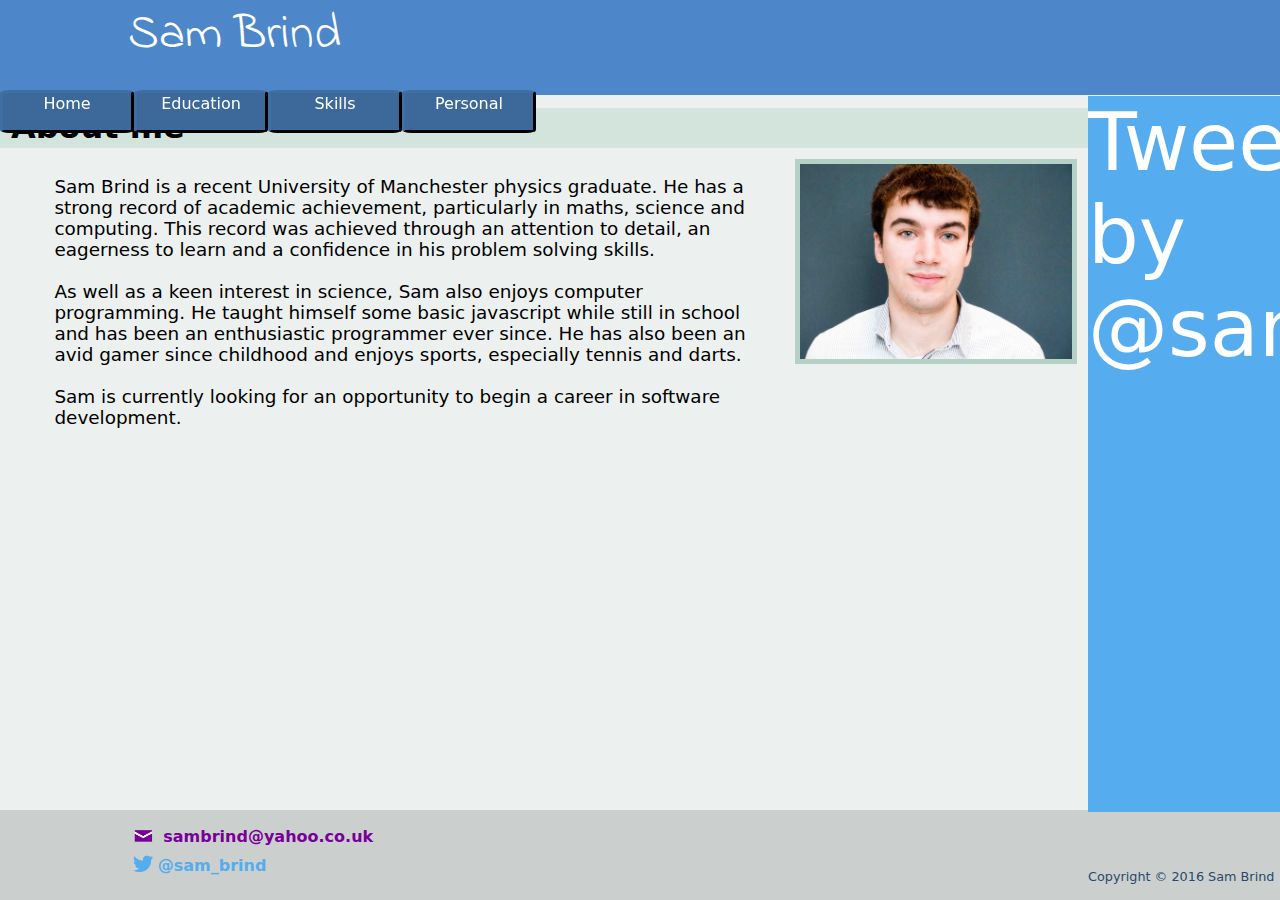
<file: index.html>
<!DOCTYPE html><html><head><link rel="stylesheet" type="text/css" href="Website.css"/><link href='https://fonts.googleapis.com/css?family=Indie+Flower' rel='stylesheet' type='text/css'><title>Sam Brind</title><meta name="description" content="Sam Brind's personal website. A summary of Sam's academic record, useful skills, examples of work (documents, programs, etc.) and some hobbies."></head><body id="home"><div id="title">Sam Brind</div><nav><ul><a href="http://www.sambrind.co.uk"><li>Home</li></a><a href="education"><li>Education</li></a><a href="skills"><li>Skills</li></a><a href="personal"><li>Personal</li></a></ul></nav><div class="middle"><div id="about"><p class="title">About me</p><div id="description"><p>Sam Brind is a recent University of Manchester physics graduate. He has a strong record of academic achievement, particularly in maths, science and computing. This record was achieved through an attention to detail, an eagerness to learn and a confidence in his problem solving skills.</p><br><p>As well as a keen interest in science, Sam also enjoys computer programming. He taught himself some basic javascript while still in school and has been an enthusiastic programmer ever since. He has also been an avid gamer since childhood and enjoys sports, especially tennis and darts.</p><br><p>Sam is currently looking for an opportunity to begin a career in software development.</p></div><img src="Images/profile.jpg" class="frame" alt="A profile picture"></div><div id="timeline"><a class="twitter-timeline" href="https://twitter.com/sam_brind" data-widget-id="723965946222796800">Tweets by @sam_brind</a><script>!function(d,s,id){var js,fjs=d.getElementsByTagName(s)[0],p=/^http:/.test(d.location)?'http':'https';if(!d.getElementById(id)){js=d.createElement(s);js.id=id;js.src=p+"://platform.twitter.com/widgets.js";fjs.parentNode.insertBefore(js,fjs);}}(document,"script","twitter-wjs");</script></div></div><footer><div id="email" class="yahoo-purple"><img src="Images/yahoo-mail.png" alt="A purple email icon">&nbsp</div><div id="twitter"><img src="Images/twitter-logo.png" alt="The blue twitter bird logo."><a class="twitter-blue" href="https://twitter.com/sam_brind">@sam_brind</a></div><p id="copyright">Copyright © 2016 Sam Brind</p></footer></body></html>
</file>
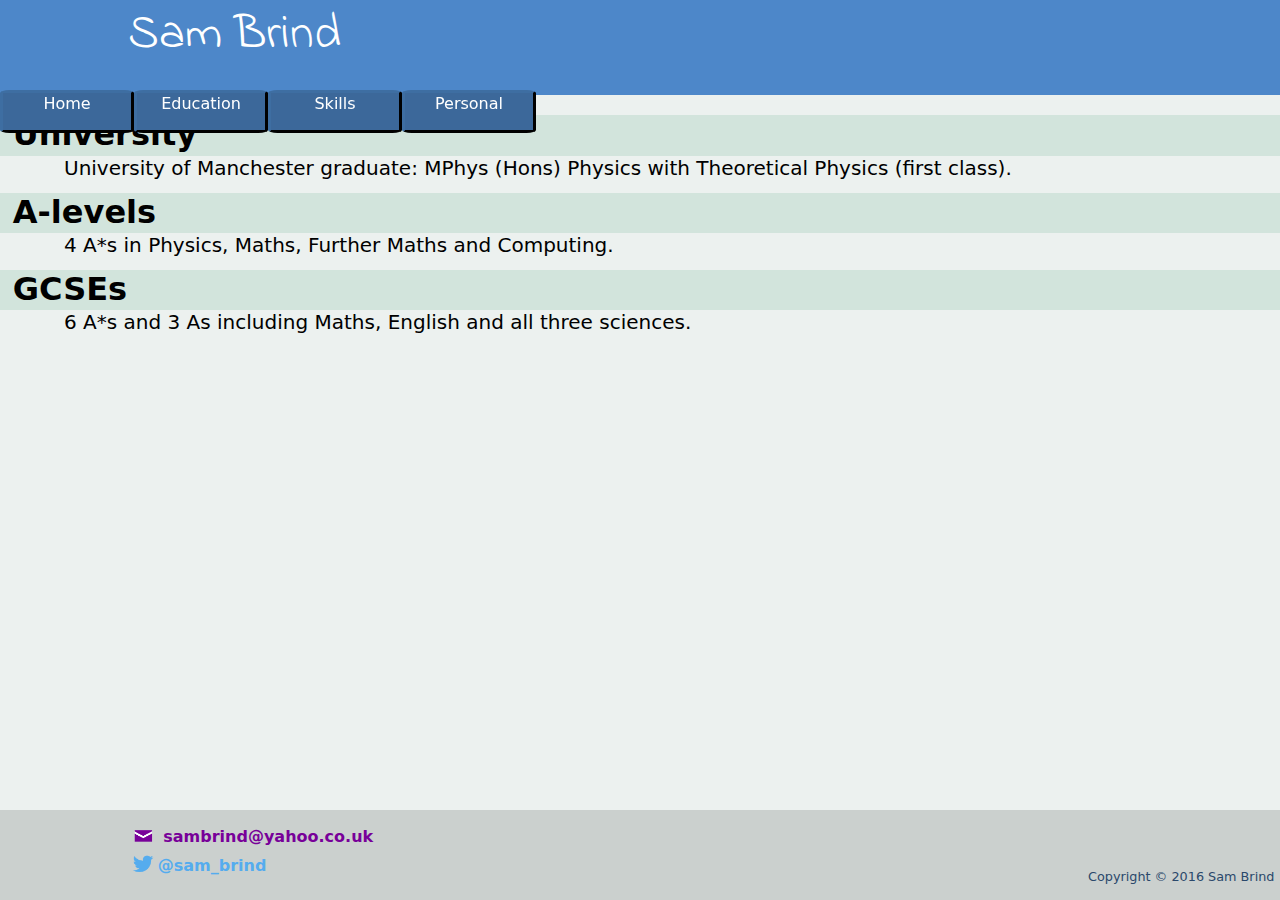
<file: education.html>
<!DOCTYPE html><html><head><script src="https://ajax.googleapis.com/ajax/libs/jquery/1.7.2/jquery.min.js"></script><script type="text/javascript" src="js/Website.js"></script><link rel="stylesheet" type="text/css" href="Website.css"/><link href='https://fonts.googleapis.com/css?family=Indie+Flower' rel='stylesheet' type='text/css'><title>Sam Brind - Education</title><meta name="description" content="A subset of Sam Brind's website, summarising his educational record."></head><body id="education"><div id="title">Sam Brind</div><nav><ul><a href="http://www.sambrind.co.uk"><li>Home</li></a><a href="education"><li>Education</li></a><a href="skills"><li>Skills</li></a><a href="personal"><li>Personal</li></a></ul></nav><div class="middle"><div class="title" id="university">University</div><div class="summary">University of Manchester graduate: MPhys (Hons) Physics with Theoretical Physics (first class).</div><div class="detailed"><div class="grade">1st Year: 79.50%<ul><li>Notable modules:</li><li>- Dynamics [94%]</li><li>- Properties of Matter [82%]</li><li>- Random Processes in Physics [95%]</li></ul></div><div class="grade">2nd Year: 67.00%<ul><li>&nbsp</li><li>- Intro. to Programming for Physicists [79%]</li><li>- Intro. to Quantum Mechanics [77%]</li><li>- Lagrangian Dynamics [93%]</li></ul></div><div class="grade">3rd Year: 64.60%<ul><li></li>&nbsp<li>- 3rd Year Lab [76%]</li><li>- OOP Programming in C++ [85%]</li><li>- Particle Physics [71%]</li></ul></div><div class="grade">4th Year: 74.08%<ul><li>&nbsp</li><li>- Advanced Statistical Physics [73%]</li><li>- Exoplanets [91%]</li><li>- Quantum Computing [88%]</li></ul></div></div><div class="title" id="alevel">A-levels</div><div class="summary">4 A*s in Physics, Maths, Further Maths and Computing.</div><div class="detailed">And a C in AS Art & Design.</div><div class="title" id="gcse">GCSEs</div><div class="summary">6 A*s and 3 As including Maths, English and all three sciences.</div><div class="detailed"><div class="grade">A*<ul><li>- Maths</li><li>- Physics</li><li>- Chemistry</li><li>- Biology</li><li>- Citizenship</li><li>- RE</li></ul></div><div class="grade">A<ul><li>- English Language</li><li>- English Literature</li><li>- German</li></ul></div><div class="grade">B<ul><li>- Art & Design</li></ul></div><div id="shift">and a distinction in BTEC ICT</div></div></div><footer><div id="email" class="yahoo-purple"><img src="Images/yahoo-mail.png" alt="A purple email icon">&nbsp;</div><div id="twitter"><img src="Images/twitter-logo.png" alt="The blue twitter bird logo."><a class="twitter-blue" href="https://twitter.com/sam_brind">@sam_brind</a></div><p id="copyright">Copyright © 2016 Sam Brind</p></footer></body></html>
</file>
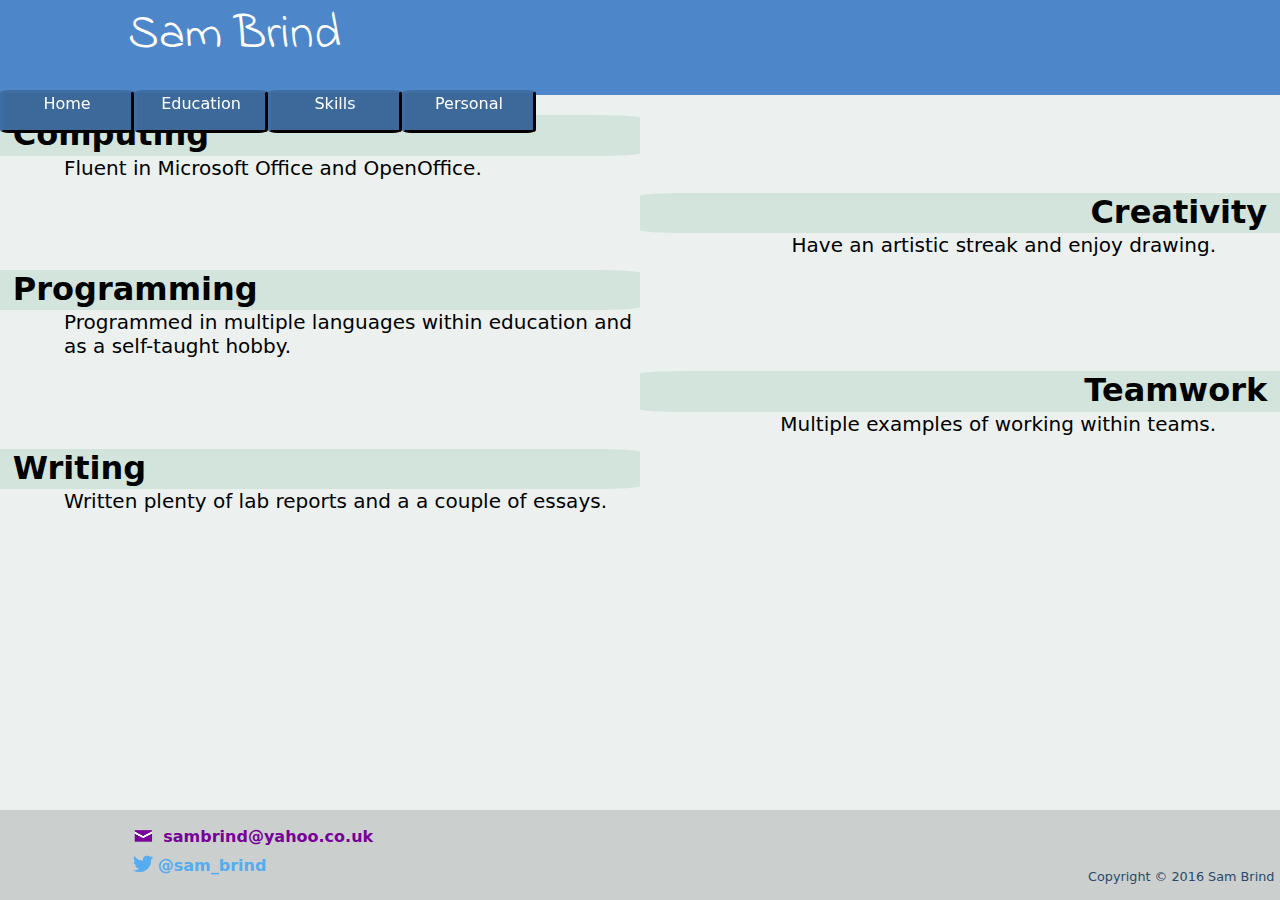
<file: skills.html>
<!DOCTYPE html><html><head><link rel="stylesheet" type="text/css" href="Website.css"/><link href='https://fonts.googleapis.com/css?family=Indie+Flower' rel='stylesheet' type='text/css'><script src="https://ajax.googleapis.com/ajax/libs/jquery/1.7.2/jquery.min.js"></script> <script type="text/javascript" src="js/Website.js"></script> <title>Sam Brind - Skills</title> <meta name="description" content="A subset of Sam Brind's personal website, listing his key skills. Also includes examples of programs/reports etc."></head> <body id="skills"><div id="title">Sam Brind</div><nav><ul><a href="http://www.sambrind.co.uk"><li>Home</li></a><a href="education"><li>Education</li></a><a href="skills"><li>Skills</li></a><a href="personal"><li>Personal</li></a></ul></nav><div class="middle"><div class="title" id="computing">Computing</div><div class="summary">Fluent in Microsoft Office and OpenOffice.</div><div class="detailed"><ul><li>- used spreadsheets, such as Excel, to analyse data</li><li>- given presentations with PowerPoint</li><li>- analysed and visualised data using MATLAB</li></ul><figure id="ion"><img class="frame" src="Images/H-ion.png"><figcaption>Matlab plots of electron <span style="color:blue">(blue)</span> orbits around protons <span style="color:red">(red)</span> from a H<sub>2</sub><sup>+</sup> ion simulation. The top image is modelled with stationary protons and the bottom has moving protons.</figcaption></figure></div><div class="title odd" id="creativity">Creativity</div><div class="summary odd">Have an artistic streak and enjoy drawing.</div><div class="detailed odd"><ul><li>- confident using Photoshop</li><li>- always have an eye out for good design</li><li>- examples of artwork in <a href="personal">Personal section</a></li></ul></div><div class="title" id="programming">Programming</div><div class="summary">Programmed in multiple languages within education and as a self-taught hobby.</div><div class="detailed"><ul><li>- familiar with C++, MATLAB and Javascript (including jQuery)</li><li>- basic knowledge of HTML and CSS (enough for this website!)</li><li>- <a href="https://www.codecademy.com/brind95" target="_blank">Codecademy profile</a><li>- <a href="https://github.com/Chopa17" target="_blank">GitHub profile</a></li></ul><div id="programs"><a href="Programs/3D Earth/Earth.html" target="_blank"><figure><img src="Images/html-icon.png"><figcaption>3D Earth<br>(adapted from FutureLearn course)</figcaption></figure></a><a href="Documents/AC circuits.pdf" target="_blank"><figure><img src="Images/pdf-icon.png"><figcaption>AC Circuits<br>(OOP C++ project)</figcaption></figure></a><a href="Programs/Newtonian Orbits/Newtonian Orbits.xhtml" target="_blank"><figure><img src="Images/html-icon.png"><figcaption>Newtonian Orbits (made using EjsS)</figcaption></figure></a><a href="Programs/Post-it notes/Post-it notes.html" target="_blank"><figure><img src="Images/html-icon.png"><figcaption>Post-it notes</figcaption></figure></a><a href="Programs/Tower of Hanoi/Tower of Hanoi.html" target="_blank"><figure><img src="Images/html-icon.png"><figcaption>Tower of Hanoi</figcaption></figure></a></div></div><div class="title odd" id="teamwork">Teamwork</div><div class="summary odd">Multiple examples of working within teams.</div><div class="detailed odd"><ul><li>- performed multiple experiments with different lab partners</li><li>- worked within group projects</li><li>- I was an army cadet for 3 years, leading and working within small groups</li></ul></div><div class="title" id="writing">Writing</div><div class="summary">Written plenty of lab reports and a a couple of essays.</div><div class="detailed"><div id="documents"><a href="Documents/Franck-Hertz.pdf" target="_blank"><figure><img src="Images/pdf-icon.png"><figcaption>Franck-Hertz experiment<br>(2nd yr lab report)</figcaption></figure></a><a href="Documents/M31.pdf" target="_blank"><figure><img src="Images/pdf-icon.png"><figcaption>Hydrogen in M31 galaxy<br>(3rd yr lab report)</figcaption></figure></a><a href="Documents/Neutrinos.pdf" target="_blank"><figure><img src="Images/pdf-icon.png"><figcaption>Neutrinos<br>(1st yr vacation essay)</figcaption></figure></a><a href="Documents/Quantum computing.pdf" target="_blank"><figure><img src="Images/pdf-icon.png"><figcaption>Quantum computing<br>(2nd yr vacation essay)</figcaption></figure></a></div></div></div><footer><div id="email" class="yahoo-purple"><img src="Images/yahoo-mail.png" alt="A purple email icon">&nbsp;</div><div id="twitter"><img src="Images/twitter-logo.png" alt="The blue twitter bird logo."><a class="twitter-blue" href="https://twitter.com/sam_brind">@sam_brind</a></div><p id="copyright">Copyright © 2016 Sam Brind</p></footer></body></html>
</file>
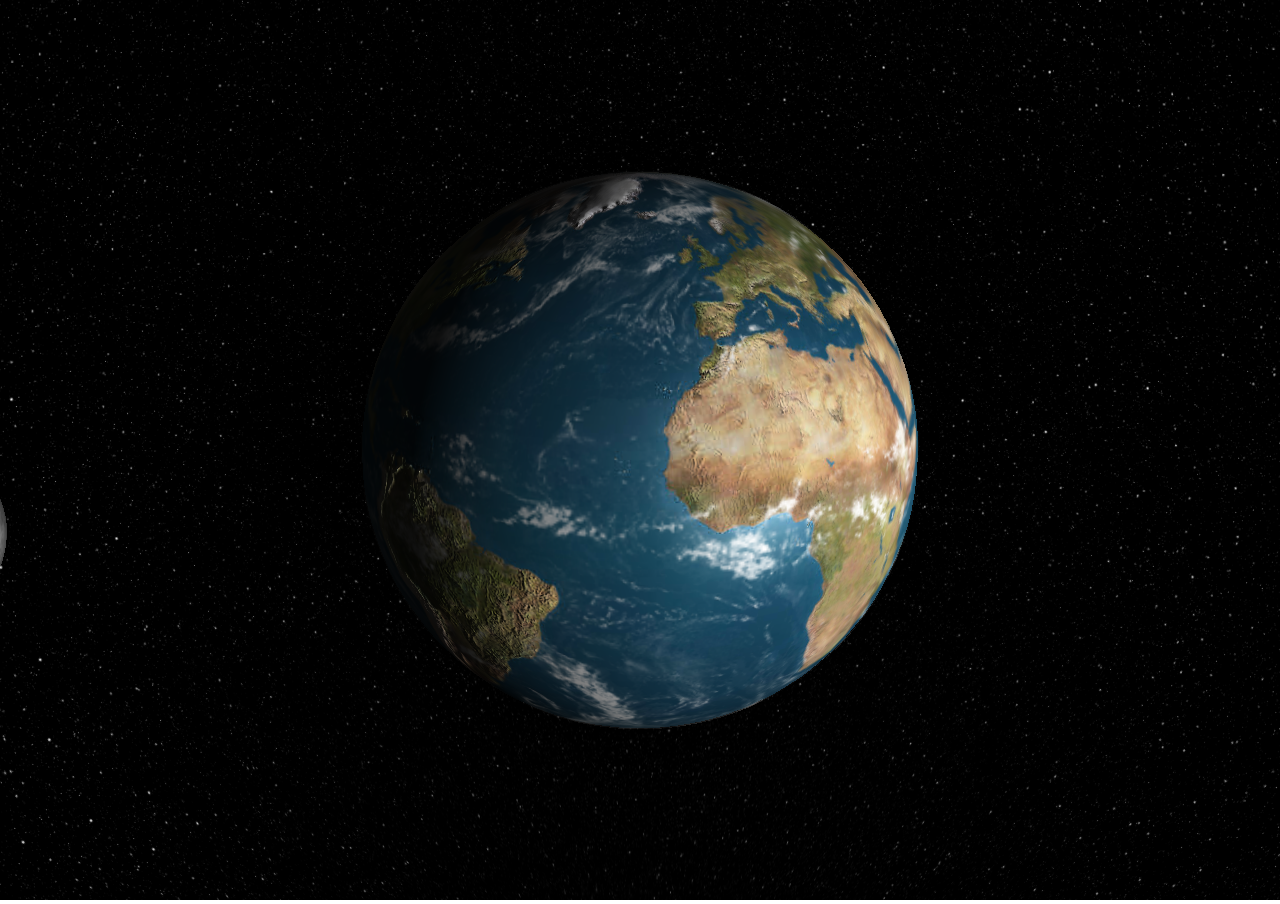
<file: Programs/3D Earth/Earth.html>
<!DOCTYPE html>
<html><head>
<script src="../../js/three.min.js"></script>
<script src="../../js/OrbitControls.js"></script>
</head><body style="margin:0; padding:0"><script>
//global variables
var scene;
var camera;
var renderer;
var cameraControl;
//moon spherical angles
var theta = 0.000;
var phi = 0.3;
//set up renderer ("the screen to paint onto")
function createRenderer(){
	renderer = new THREE.WebGLRenderer();
	renderer.setClearColor(0x000000,1.0);
	renderer.setSize(window.innerWidth, window.innerHeight);
	renderer.shadowMap.enabled = true;
}
//set up camera
function createCamera(){
	camera = new THREE.PerspectiveCamera(45,window.innerWidth/window.innerHeight,0.1,1000);
	camera.position.x = 90;
	camera.position.y = 32;
	camera.position.z = 32;
	camera.lookAt(scene.position);
	cameraControl = new THREE.OrbitControls(camera);
}
//set up lighting
function createLight(){
	//add a main directional light
	var directionalLight = new THREE.DirectionalLight(0xffffff,1);
	directionalLight.position.set(100,10,-50);
	directionalLight.name = 'directional';
	directionalLight.castShadow = true;
	//increase shadow resolution, prevents blocky shadows
	directionalLight.shadowMapWidth = 5000;
	directionalLight.shadowMapHeight = 5000;
	scene.add(directionalLight);
	//add a dim ambient light as well
	var ambientLight = new THREE.AmbientLight(0x111111);
	scene.add(ambientLight);
}
//create the material for the earth
function createEarthMaterial(){
	var texture = new THREE.Texture();
	var loader = new THREE.ImageLoader();
	//load earth texture
	loader.load('assets/earthmap2k.jpg',function(image){
		texture.image = image;
		texture.needsUpdate = true;
	});
	var earthMaterial = new THREE.MeshPhongMaterial();
	earthMaterial.map = texture;
	var normalTexture = new THREE.Texture();
	//load normal map
	loader.load('assets/earth_normalmap_flat2k.jpg',function(image){
		normalTexture.image = image;
		normalTexture.needsUpdate = true;
	});
	earthMaterial.normalMap = normalTexture;
	earthMaterial.normalScale = new THREE.Vector2(0.7,0.7);
	var specularTexture = new THREE.Texture();
	//load specular texture
	loader.load('assets/earthspec2k.jpg',function(image){
		specularTexture.image = image;
		specularTexture.needsUpdate = true;
	});
	earthMaterial.specularMap = specularTexture;
	earthMaterial.specular = new THREE.Color(0x262626);
	var bumpTexture = new THREE.Texture();
	//load bump map
	loader.load('assets/earthbump1k.jpg',function(image){
		bumpTexture.image = image;
		bumpTexture.needsUpdate = true;
	});
	earthMaterial.bumpMap = bumpTexture;
	earthMaterial.bumpScale = 0.05;
	return earthMaterial;
}
//create the earth object
function createEarth(){
	var sphereGeometry = new THREE.SphereGeometry(25,50,50);
	var sphereMaterial = createEarthMaterial();
	var earth = new THREE.Mesh(sphereGeometry, sphereMaterial);
	earth.name= 'earth';
	earth.position.x = 0;
	earth.position.y = 0;
	earth.position.z = 0;
	earth.castShadow = true;
	earth.receiveShadow = true;
	scene.add(earth);
}
//create the material for the moon
function createMoonMaterial(){
	var texture = new THREE.Texture();
	var loader = new THREE.ImageLoader();
	//load moon texture
	loader.load('assets/moonmap2k.jpg',function(image){
		texture.image = image;
		texture.needsUpdate = true;
	});
	var moonMaterial = new THREE.MeshPhongMaterial();
	moonMaterial.map = texture;
	var bumpTexture = new THREE.Texture();
	//load bump map
	loader.load('assets/moonbump2k.jpg',function(image){
		bumpTexture.image = image;
		bumpTexture.needsUpdate = true;
	});
	moonMaterial.bumpMap = bumpTexture;
	moonMaterial.bumpScale = 0.05;
	return moonMaterial;
}
//create the moon object
function createMoon(){
	var sphereGeometry = new THREE.SphereGeometry(8,50,50);
	var sphereMaterial = createMoonMaterial();
	var moon = new THREE.Mesh(sphereGeometry, sphereMaterial);
	moon.name = 'moon';
	moon.castShadow = true;
	moon.receiveShadow = true;
	scene.add(moon);
}
//create the earth's clouds
function createClouds(){
	var sphereGeometry = new THREE.SphereGeometry(25.1,50,50);
	var cloudsTexture = new THREE.Texture();
	var loader = new THREE.ImageLoader();
	loader.load('assets/fair_clouds_1k.png', function(image){
		cloudsTexture.image = image;
		cloudsTexture.needsUpdate = true;
	});	
	var cloudsMaterial = new THREE.MeshPhongMaterial();
	cloudsMaterial.map = cloudsTexture;
	cloudsMaterial.transparent = true;
	var cloudsMesh = new THREE.Mesh(sphereGeometry,cloudsMaterial);
	cloudsMesh.name = 'clouds';
	cloudsMesh.receiveShadow = true;
	scene.add(cloudsMesh);	
}
//create a background of stars
function createStarfield(){
	var sphereGeometry = new THREE.SphereGeometry(90,32,32);
	var envTexture = new THREE.Texture();
	var loader = new THREE.ImageLoader();
	loader.load('assets/galaxy_starfield.png',function(image){
		envTexture.image = image;
		envTexture.needsUpdate = true;
	});
	var envMaterial = new THREE.MeshBasicMaterial();
	envMaterial.map = envTexture;
	envMaterial.side = THREE.BackSide;
	var stars = new THREE.Mesh(sphereGeometry,envMaterial);
	scene.add(stars); 
}
//initialise function
function init(){
	scene = new THREE.Scene();
	createRenderer();
	createCamera();
	createLight();
	createEarth();
	createMoon();
	createClouds();
	createStarfield();
	document.body.appendChild(renderer.domElement);
	render();
}
//render function
function render(){
	cameraControl.update();
	//spin the earth and moon
	scene.getObjectByName('earth').rotation.y += 0.001;
	scene.getObjectByName('clouds').rotation.y += 0.0015;
	scene.getObjectByName('moon').rotation.y += 0.00005;
	//update the moons position in orbit
	scene.getObjectByName('moon').position.x = 60*Math.sin(theta)*Math.cos(phi);
	scene.getObjectByName('moon').position.y = 60*Math.sin(theta)*Math.sin(phi);
	scene.getObjectByName('moon').position.z = 60*Math.cos(theta);
	//increment angle
	theta += 0.001;
	renderer.render(scene, camera);
	requestAnimationFrame(render);
}
init();
</script></body></html>
</file>
<file: Website.css>
*{margin:0;padding:0;font-family:"Segoe UI",Frutiger,"Frutiger Linotype","Dejavu Sans","Helvetica Neue",Arial,sans-serif}html{height:100%;width:100%}body{height:100%;width:100%;font-size:500%;background-color:#ECF1EF}#title{height:10%;width:100%;position:fixed;top:0;left:0;background-color:#4D87C9;font-size:60%;color:white;font-family:'Indie Flower', cursive;padding-left:10%;padding-bottom:0.4%;z-index:1}nav{position:fixed;height:4%;width:100%;top:10%;background-color:transparent;font-size:20%;z-index:2}nav ul{height:100%}nav li{display:inline-block;background-color:#3C689A;height:100%;border-style:outset;border-color:#1E354E;border-radius:7%;width:10%;text-align:center;padding-top:0.1%;vertical-align:top}nav li:hover{background-color:#335882;border-color:white}nav li:active{background-color:#2A486B;border-style:inset}a{font-family:"Segoe UI",Frutiger,"Frutiger Linotype","Dejavu Sans","Helvetica Neue",Arial,sans-serif;color:white;text-decoration:none}#title::selection,nav a li::selection{background:transparent}.middle{min-height:90%;padding-top:5%;width:100%;box-sizing:border-box}.title{background-color:#D2E4DC;font-size:40% !important;font-weight:bold;padding-left:1%;padding-bottom:0.2%;margin-top:1%}.title:hover{background-color:#B5D1C5}.title.clicked{background-color:#B5D1C5}.summary{font-size:25%;margin-left:5%}.detailed{font-size:20%}.detailed.js-enabled{display:none}img.frame{border-style:solid;border-color:#B5D1C5;border-width:thick}#home #about{height:100%;width:85%;display:inline-block}#home #about #description{display:inline-block;margin-left:5%;font-size:23%;width:66%;vertical-align:top}#home #about p:nth-child(1){width:100%;margin-top:4%;margin-left:0%}#home #timeline{height:79.5%;width:15%;position:absolute;top:10.7%;right:0;background-color:#55acee;display:inline-block;overflow:hidden;vertical-align:middle}#about img{display:inline-block;width:25%;font-size:30%;float:right;margin-right:1%;margin-top:1%}#education .title{width:99%}#education #university{margin-top:4%}#education .detailed{margin-left:4.5%;margin-top:1%}#education .grade{display:inline-block;margin-left:1%}#education ul{list-style-type:none}#education .detailed:nth-child(6){margin-left:5.5%}#education #shift{margin-left:1%;margin-top:0.2%}#education .detailed:nth-child(9) > *{vertical-align:top}#education .detailed:nth-child(9){margin-bottom:1%}#skills .title{width:49%;border-radius:0 7% 7% 0;-webkit-border-radius:0 7% 7% 0;-moz-border-radius:0 7% 7% 0}#skills .middle .title:nth-child(1){margin-top:4%}.odd{z-index:0}#skills .title.odd{text-align:right;position:relative;padding-right:1%;width:48%;left:50%;border-radius:7% 0 0 7%;-webkit-border-radius:7% 0 0 7%;-moz-border-radius:7% 0 0 7%}#skills .summary{margin-left:5%;width:45%}#skills .detailed{margin-left:5.5%;width:44.5%}#skills .summary.odd{text-align:right;position:relative;left:50%;margin-right:5%;margin-left:0;width:45%}#skills .detailed.odd{text-align:right;position:relative;left:50%;margin-right:5.5%;margin-left:0;width:44.4%}#skills ul{list-style-type:none}#skills .detailed:nth-child(12){margin-bottom:1%}#skills .middle a{color:#7A81AD}#skills figure{margin-top:1%;width:19%;display:inline-block;vertical-align:top}#skills figure img{height:40%;width:40%;margin-left:35%}#skills #programs{width:100%}#skills #documents{width:100%;margin-bottom:1%}#skills figure figcaption{text-align:center}#skills #ion{width:100%}#skills #ion img{width:100%;height:auto;margin-left:0%}#personal #game{margin-top:4%}#personal .detailed{margin-left:5.5%}#personal .detailed:nth-child(2){margin-top:1%}#personal ul{list-style-type:none}#personal #games{overflow-x:scroll;overflow-y:hidden}#personal #games table{margin-top:0.5%}#personal #games td.number{vertical-align:top}#personal #games td .frame{background-color:#B5D1C5}#personal #games table img{height:18vw}#personal #darts{width:93%}#personal #darts img{display:inline-block;height:20vw;margin-left:1%;margin-right:1%;margin-top:1%}#personal .gallery figure{display:inline-block;margin-left:0.5%;margin-right:0.5%;margin-top:0.5%;vertical-align:middle}#personal .gallery figure img{height:22vw;display:block}#personal .gallery figure figcaption{background-color:#B5D1C5;color:black;text-align:center;padding-bottom:1%}#personal .detailed:nth-child(9){margin-bottom:1%}footer{height:10%;width:100%;background-color:#CBD0CE}footer div{text-align:left;padding-left:10%;padding-bottom:0.1%;height:30%;font-size:20%}footer img{height:110%;position:relative;top:30%}#email{padding-top:0.2%;font-weight:bold}#email:after{content:"sambrind@yahoo.co.uk"}#twitter{font-weight:bold}#twitter a{text-decoration:none}.yahoo-purple{color:#780099}.twitter-blue{color:#55acee}#copyright{height:23%;text-align:left;padding-left:85%;font-size:16%;color:#2A486B}footer div::selection,footer p::selection,footer img::selection,footer a::selection{background:transparent}#four04{text-align:center;color:#7B9FB5}#four04 p{font-family:"Courier New",Courier,"Lucida Sans Typewriter","Lucida Typewriter",monospace}#four04 strong{font-family:"Courier New",Courier,"Lucida Sans Typewriter","Lucida Typewriter",monospace}#four04 a{font-size:70%;color:#7B9FB5}
</file>
